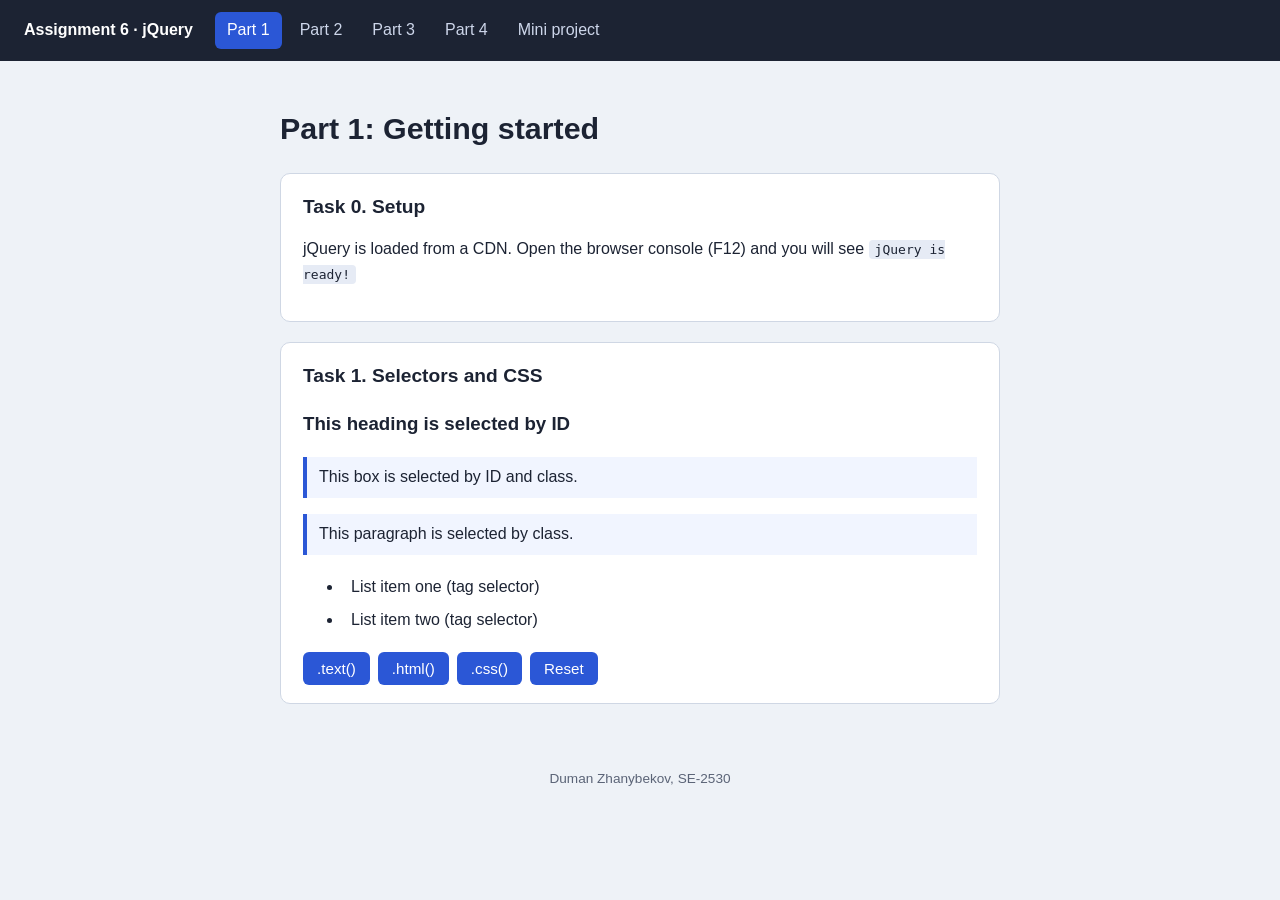
<file: index.html>
<!DOCTYPE html>
<html lang="en">
<head>
<meta charset="UTF-8">
<meta name="viewport" content="width=device-width, initial-scale=1">
<title>Part 1: Getting started | Assignment 6 jQuery</title>
<link rel="stylesheet" href="css/style.css">
</head>
<body>
<nav><span class="brand">Assignment 6 · jQuery</span><a href="index.html" class="on">Part 1</a><a href="effects.html">Part 2</a><a href="dom.html">Part 3</a><a href="animations.html">Part 4</a><a href="project.html">Mini project</a></nav>
<main>
<h1>Part 1: Getting started</h1>

<section><h2>Task 0. Setup</h2>
<p>jQuery is loaded from a CDN. Open the browser console (F12) and you will see <code>jQuery is ready!</code></p></section>
<section><h2>Task 1. Selectors and CSS</h2>
<h3 id="title">This heading is selected by ID</h3>
<div id="box" class="note">This box is selected by ID and class.</div>
<p class="note">This paragraph is selected by class.</p>
<ul><li>List item one (tag selector)</li><li>List item two (tag selector)</li></ul>
<div class="row">
<button id="btnText">.text()</button>
<button id="btnHtml">.html()</button>
<button id="btnCss">.css()</button>
<button id="btnReset">Reset</button>
</div></section>
</main>
<footer>Duman Zhanybekov, SE-2530</footer>
<script src="https://code.jquery.com/jquery-3.7.1.min.js"></script>
<script src="js/part1.js"></script>
</body>
</html>
</file>
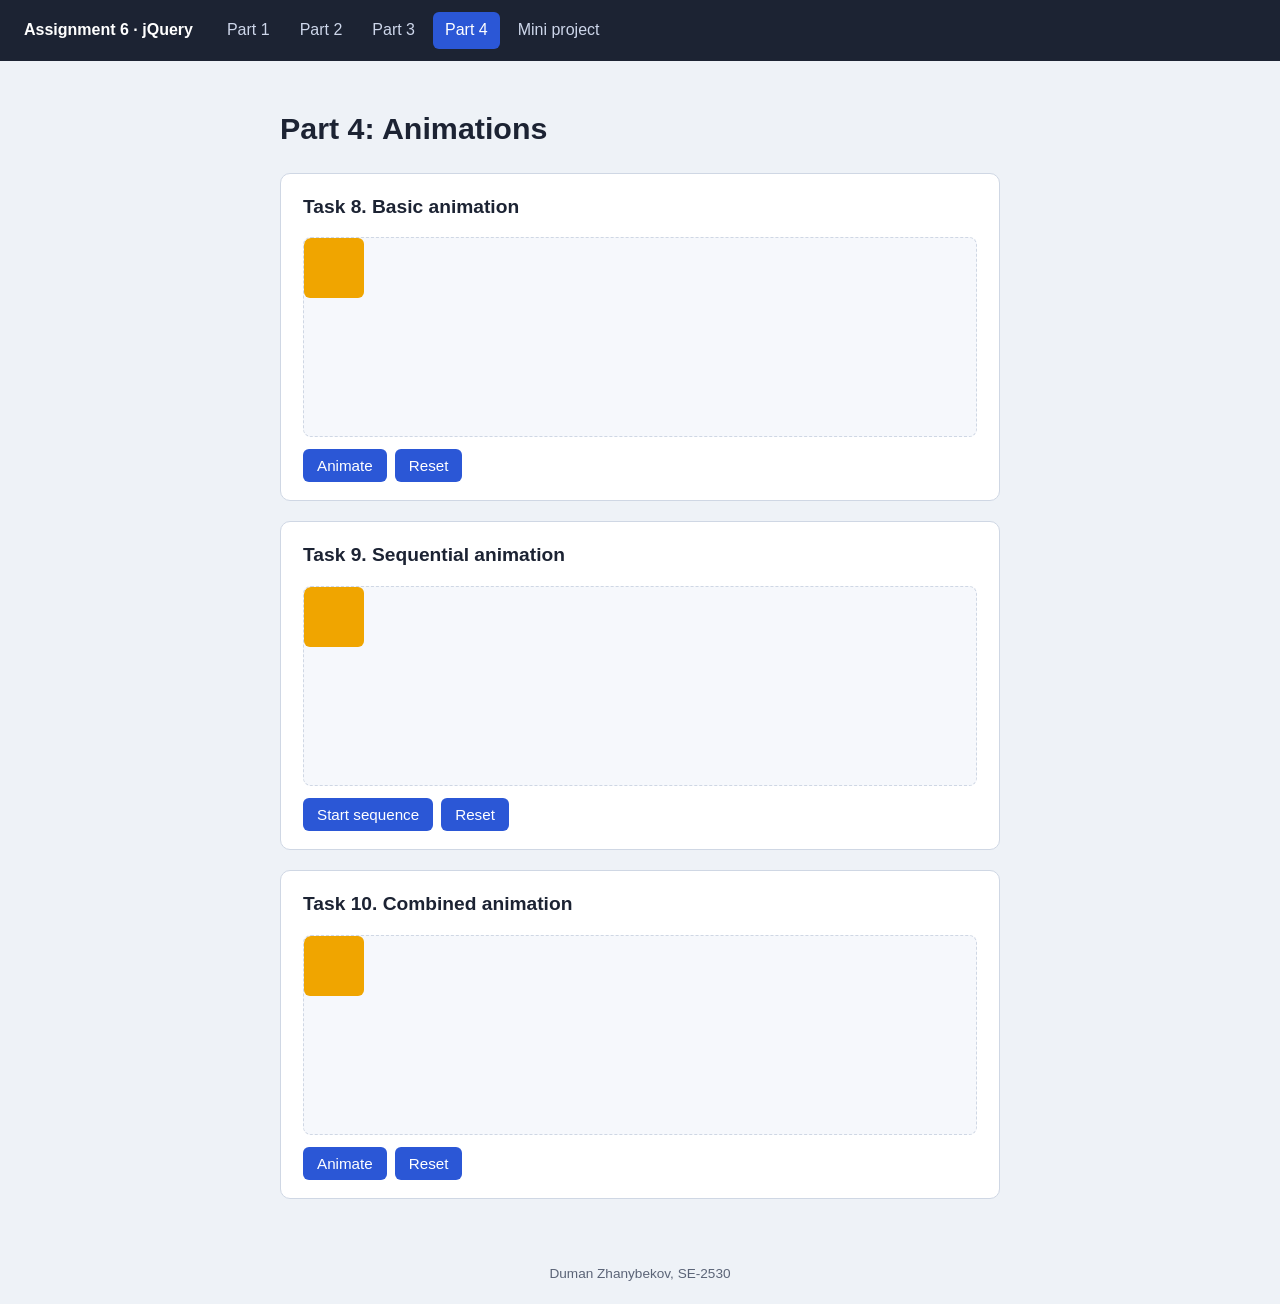
<file: animations.html>
<!DOCTYPE html>
<html lang="en">
<head>
<meta charset="UTF-8">
<meta name="viewport" content="width=device-width, initial-scale=1">
<title>Part 4: Animations | Assignment 6 jQuery</title>
<link rel="stylesheet" href="css/style.css">
</head>
<body>
<nav><span class="brand">Assignment 6 · jQuery</span><a href="index.html">Part 1</a><a href="effects.html">Part 2</a><a href="dom.html">Part 3</a><a href="animations.html" class="on">Part 4</a><a href="project.html">Mini project</a></nav>
<main>
<h1>Part 4: Animations</h1>

<section><h2>Task 8. Basic animation</h2>
<div class="stage"><div class="sq" id="sq1"></div></div>
<div class="row"><button id="go1">Animate</button><button id="reset1">Reset</button></div></section>
<section><h2>Task 9. Sequential animation</h2>
<div class="stage"><div class="sq" id="sq2"></div></div>
<div class="row"><button id="go2">Start sequence</button><button id="reset2">Reset</button></div></section>
<section><h2>Task 10. Combined animation</h2>
<div class="stage"><div class="sq" id="sq3"></div></div>
<div class="row"><button id="go3">Animate</button><button id="reset3">Reset</button></div></section>
</main>
<footer>Duman Zhanybekov, SE-2530</footer>
<script src="https://code.jquery.com/jquery-3.7.1.min.js"></script>
<script src="js/animations.js"></script>
</body>
</html>
</file>
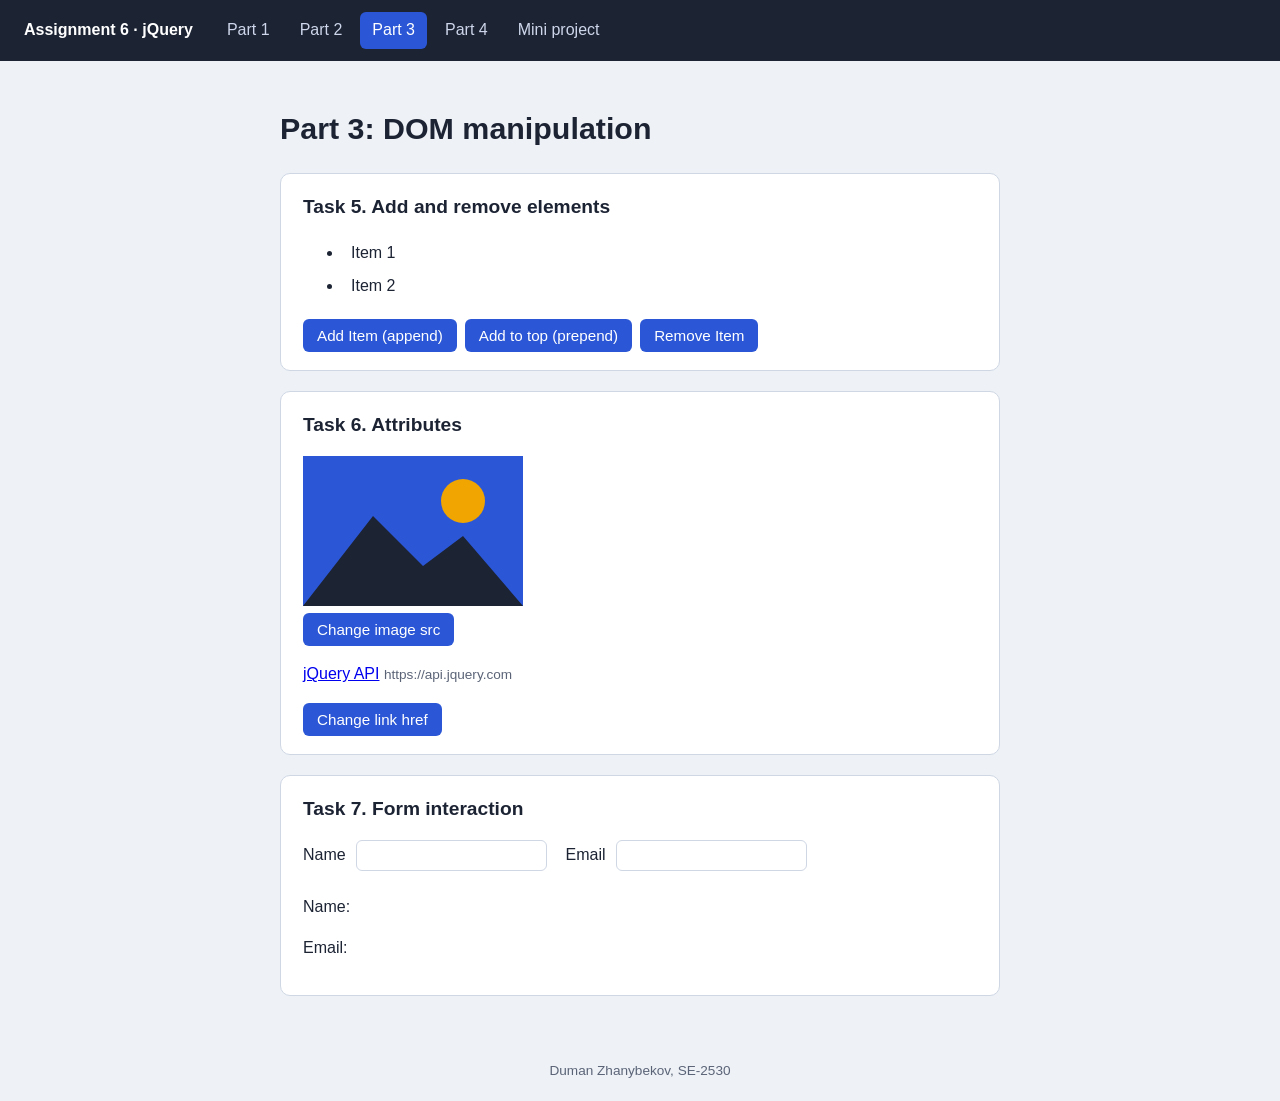
<file: dom.html>
<!DOCTYPE html>
<html lang="en">
<head>
<meta charset="UTF-8">
<meta name="viewport" content="width=device-width, initial-scale=1">
<title>Part 3: DOM manipulation | Assignment 6 jQuery</title>
<link rel="stylesheet" href="css/style.css">
</head>
<body>
<nav><span class="brand">Assignment 6 · jQuery</span><a href="index.html">Part 1</a><a href="effects.html">Part 2</a><a href="dom.html" class="on">Part 3</a><a href="animations.html">Part 4</a><a href="project.html">Mini project</a></nav>
<main>
<h1>Part 3: DOM manipulation</h1>

<section><h2>Task 5. Add and remove elements</h2>
<ul id="list"><li>Item 1</li><li>Item 2</li></ul>
<div class="row"><button id="add">Add Item (append)</button><button id="addTop">Add to top (prepend)</button><button id="del">Remove Item</button></div></section>
<section><h2>Task 6. Attributes</h2>
<img id="photo" src="img/pic1.svg" alt="demo picture" width="220"><br>
<button id="chSrc">Change image src</button>
<p><a id="lnk" href="https://api.jquery.com" target="_blank">jQuery API</a> <span id="href" class="small"></span></p>
<button id="chHref">Change link href</button></section>
<section><h2>Task 7. Form interaction</h2>
<form onsubmit="return false">
<label>Name <input type="text" id="name"></label>
<label>Email <input type="email" id="email"></label>
</form>
<p>Name: <b id="outName"></b></p>
<p>Email: <b id="outEmail"></b></p></section>
</main>
<footer>Duman Zhanybekov, SE-2530</footer>
<script src="https://code.jquery.com/jquery-3.7.1.min.js"></script>
<script src="js/dom.js"></script>
</body>
</html>
</file>
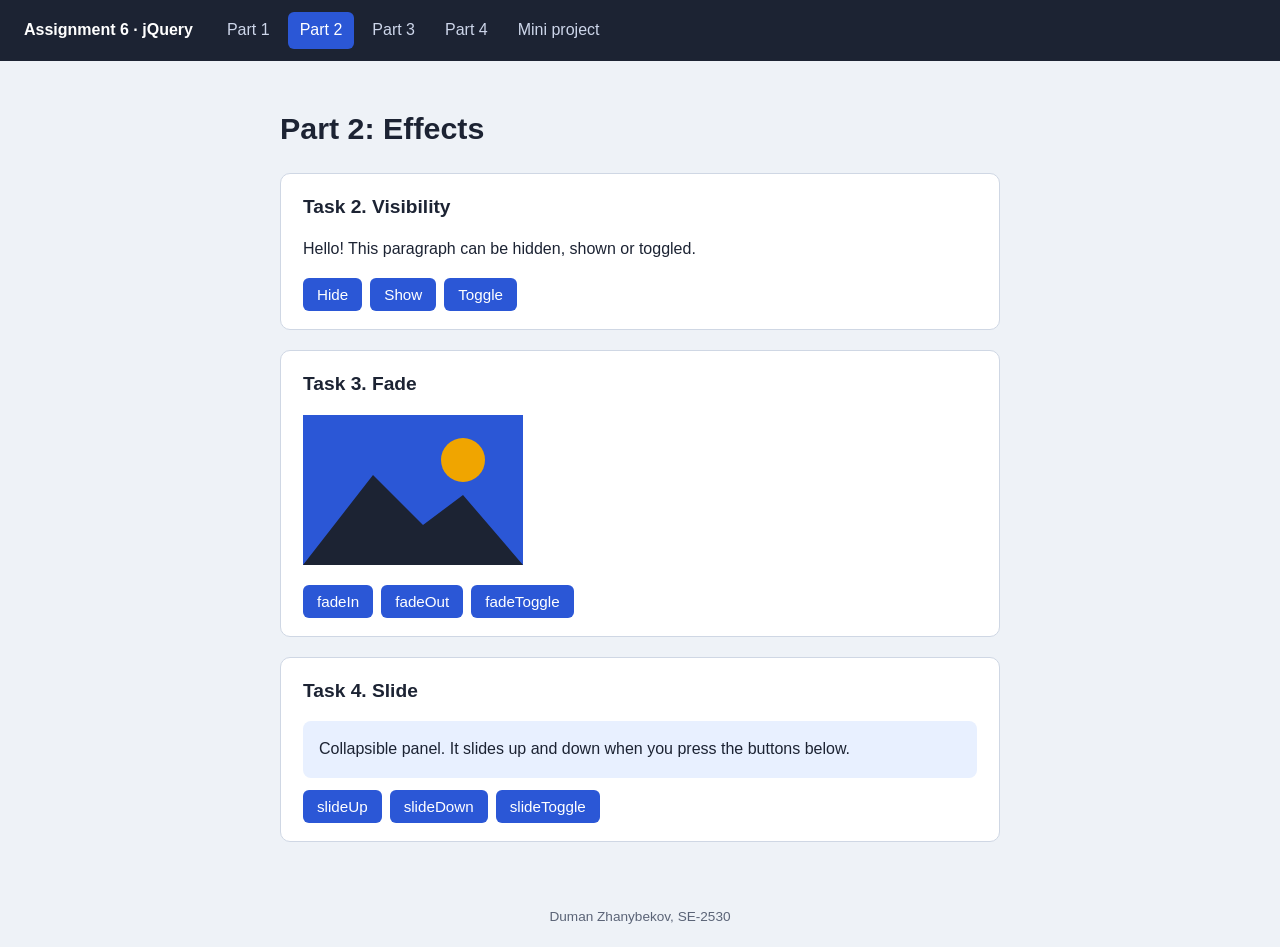
<file: effects.html>
<!DOCTYPE html>
<html lang="en">
<head>
<meta charset="UTF-8">
<meta name="viewport" content="width=device-width, initial-scale=1">
<title>Part 2: Effects | Assignment 6 jQuery</title>
<link rel="stylesheet" href="css/style.css">
</head>
<body>
<nav><span class="brand">Assignment 6 · jQuery</span><a href="index.html">Part 1</a><a href="effects.html" class="on">Part 2</a><a href="dom.html">Part 3</a><a href="animations.html">Part 4</a><a href="project.html">Mini project</a></nav>
<main>
<h1>Part 2: Effects</h1>

<section><h2>Task 2. Visibility</h2>
<p id="para">Hello! This paragraph can be hidden, shown or toggled.</p>
<div class="row"><button id="hide">Hide</button><button id="show">Show</button><button id="toggle">Toggle</button></div></section>
<section><h2>Task 3. Fade</h2>
<img id="pic" src="img/pic1.svg" alt="demo picture" width="220">
<div class="row"><button id="fin">fadeIn</button><button id="fout">fadeOut</button><button id="ftog">fadeToggle</button></div></section>
<section><h2>Task 4. Slide</h2>
<div id="panel">Collapsible panel. It slides up and down when you press the buttons below.</div>
<div class="row"><button id="sup">slideUp</button><button id="sdown">slideDown</button><button id="stog">slideToggle</button></div></section>
</main>
<footer>Duman Zhanybekov, SE-2530</footer>
<script src="https://code.jquery.com/jquery-3.7.1.min.js"></script>
<script src="js/effects.js"></script>
</body>
</html>
</file>
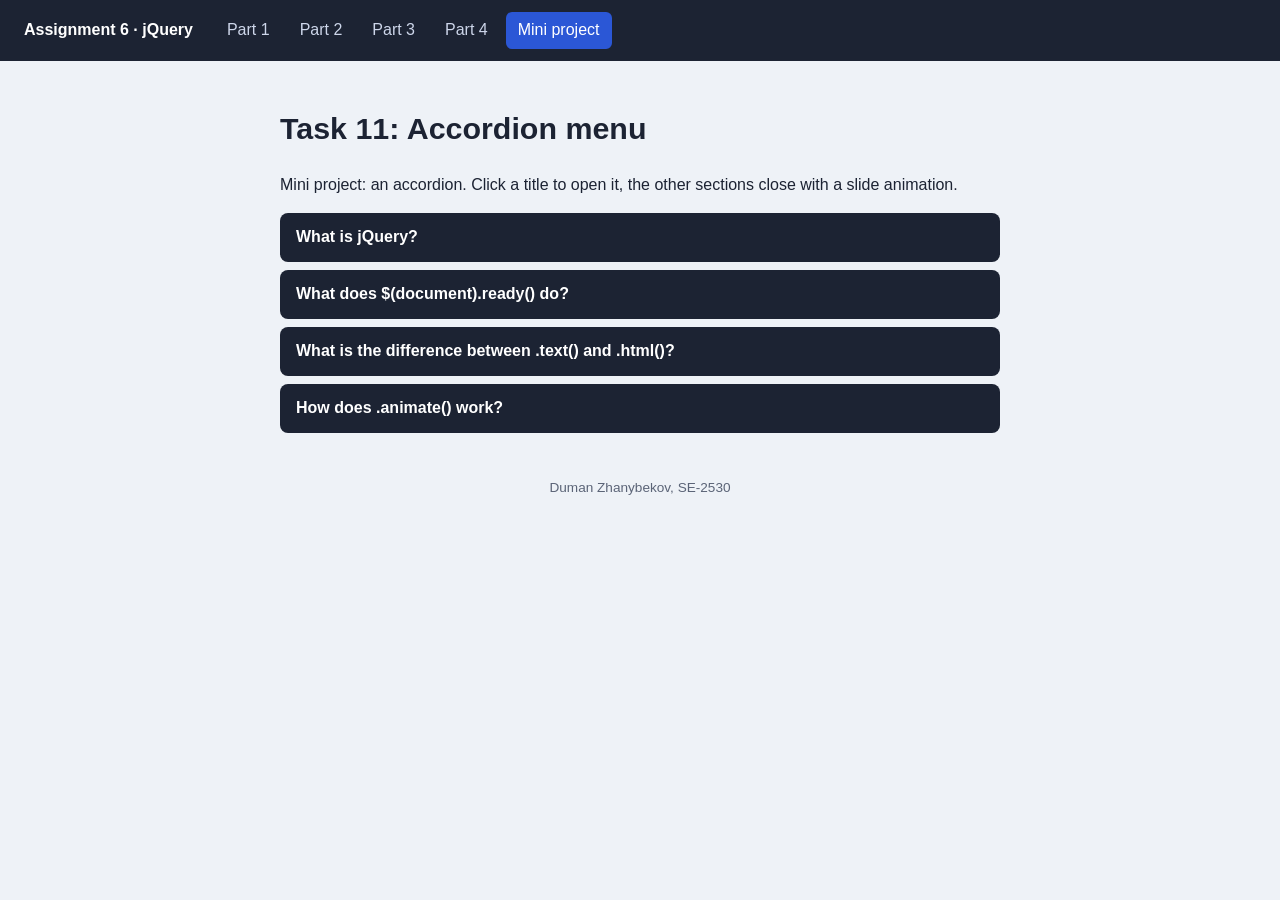
<file: project.html>
<!DOCTYPE html>
<html lang="en">
<head>
<meta charset="UTF-8">
<meta name="viewport" content="width=device-width, initial-scale=1">
<title>Task 11: Accordion menu | Assignment 6 jQuery</title>
<link rel="stylesheet" href="css/style.css">
</head>
<body>
<nav><span class="brand">Assignment 6 · jQuery</span><a href="index.html">Part 1</a><a href="effects.html">Part 2</a><a href="dom.html">Part 3</a><a href="animations.html">Part 4</a><a href="project.html" class="on">Mini project</a></nav>
<main>
<h1>Task 11: Accordion menu</h1>

<p>Mini project: an accordion. Click a title to open it, the other sections close with a slide animation.</p>
<div id="acc">
<h3>What is jQuery?</h3><div class="body"><p>A small JavaScript library that makes DOM selection, events, effects and animations shorter to write.</p></div>
<h3>What does $(document).ready() do?</h3><div class="body"><p>It runs your code after the HTML has loaded, so every element exists when you select it.</p></div>
<h3>What is the difference between .text() and .html()?</h3><div class="body"><p>.text() treats the value as plain text. .html() reads or writes HTML markup.</p></div>
<h3>How does .animate() work?</h3><div class="body"><p>You pass numeric CSS properties and a duration, and jQuery changes them step by step. Chained animations run one after another.</p></div>
</div>
</main>
<footer>Duman Zhanybekov, SE-2530</footer>
<script src="https://code.jquery.com/jquery-3.7.1.min.js"></script>
<script src="js/project.js"></script>
</body>
</html>
</file>
<file: css/style.css>
:root{--ink:#1c2333;--bg:#eef2f7;--card:#fff;--line:#cfd7e4;--blue:#2b57d6;--amber:#f0a500}
*{box-sizing:border-box}
body{margin:0;font-family:"Segoe UI",Roboto,Arial,sans-serif;background:var(--bg);color:var(--ink);line-height:1.55}
nav{display:flex;flex-wrap:wrap;gap:6px;align-items:center;padding:12px 24px;background:var(--ink)}
nav a{color:#cdd6ea;text-decoration:none;padding:6px 12px;border-radius:6px}
nav a:hover{background:#2c3550}
nav a.on{background:var(--blue);color:#fff}
.brand{color:#fff;font-weight:700;margin-right:16px}
main{max-width:760px;margin:0 auto;padding:24px 20px}
section{background:var(--card);border:1px solid var(--line);border-radius:10px;padding:18px 22px;margin-bottom:20px}
h1{font-size:1.9rem}
h2{margin-top:0;font-size:1.2rem}
.row{display:flex;flex-wrap:wrap;gap:8px;margin-top:12px}
button{background:var(--blue);color:#fff;border:0;border-radius:6px;padding:8px 14px;font-size:.95rem;cursor:pointer}
button:hover{background:#1f43ad}
button:focus-visible,input:focus-visible{outline:3px solid var(--amber);outline-offset:2px}
input{padding:7px 10px;border:1px solid var(--line);border-radius:6px;margin:0 14px 8px 6px}
code{background:#e6ebf5;padding:2px 6px;border-radius:4px}
.note{padding:8px 12px;border-left:4px solid var(--blue);background:#f1f5ff}
.small{font-size:.85rem;color:#5b6477}
#panel{background:#e8f0ff;padding:16px;border-radius:8px}
li{padding:4px 8px;border-radius:4px}
.stage{position:relative;height:200px;background:#f6f8fc;border:1px dashed var(--line);border-radius:8px;overflow:hidden}
.sq{position:absolute;left:0;top:0;width:60px;height:60px;background:var(--amber);border-radius:6px}
#acc h3{margin:0;padding:12px 16px;background:var(--ink);color:#fff;border-radius:8px;cursor:pointer;margin-top:8px;font-size:1rem}
#acc h3:hover{background:#2c3550}
#acc .body{display:none;background:var(--card);border:1px solid var(--line);border-radius:0 0 8px 8px;padding:0 16px}
footer{text-align:center;color:#5b6477;padding:20px;font-size:.85rem}
@media (prefers-reduced-motion:reduce){*{scroll-behavior:auto}}
</file>
